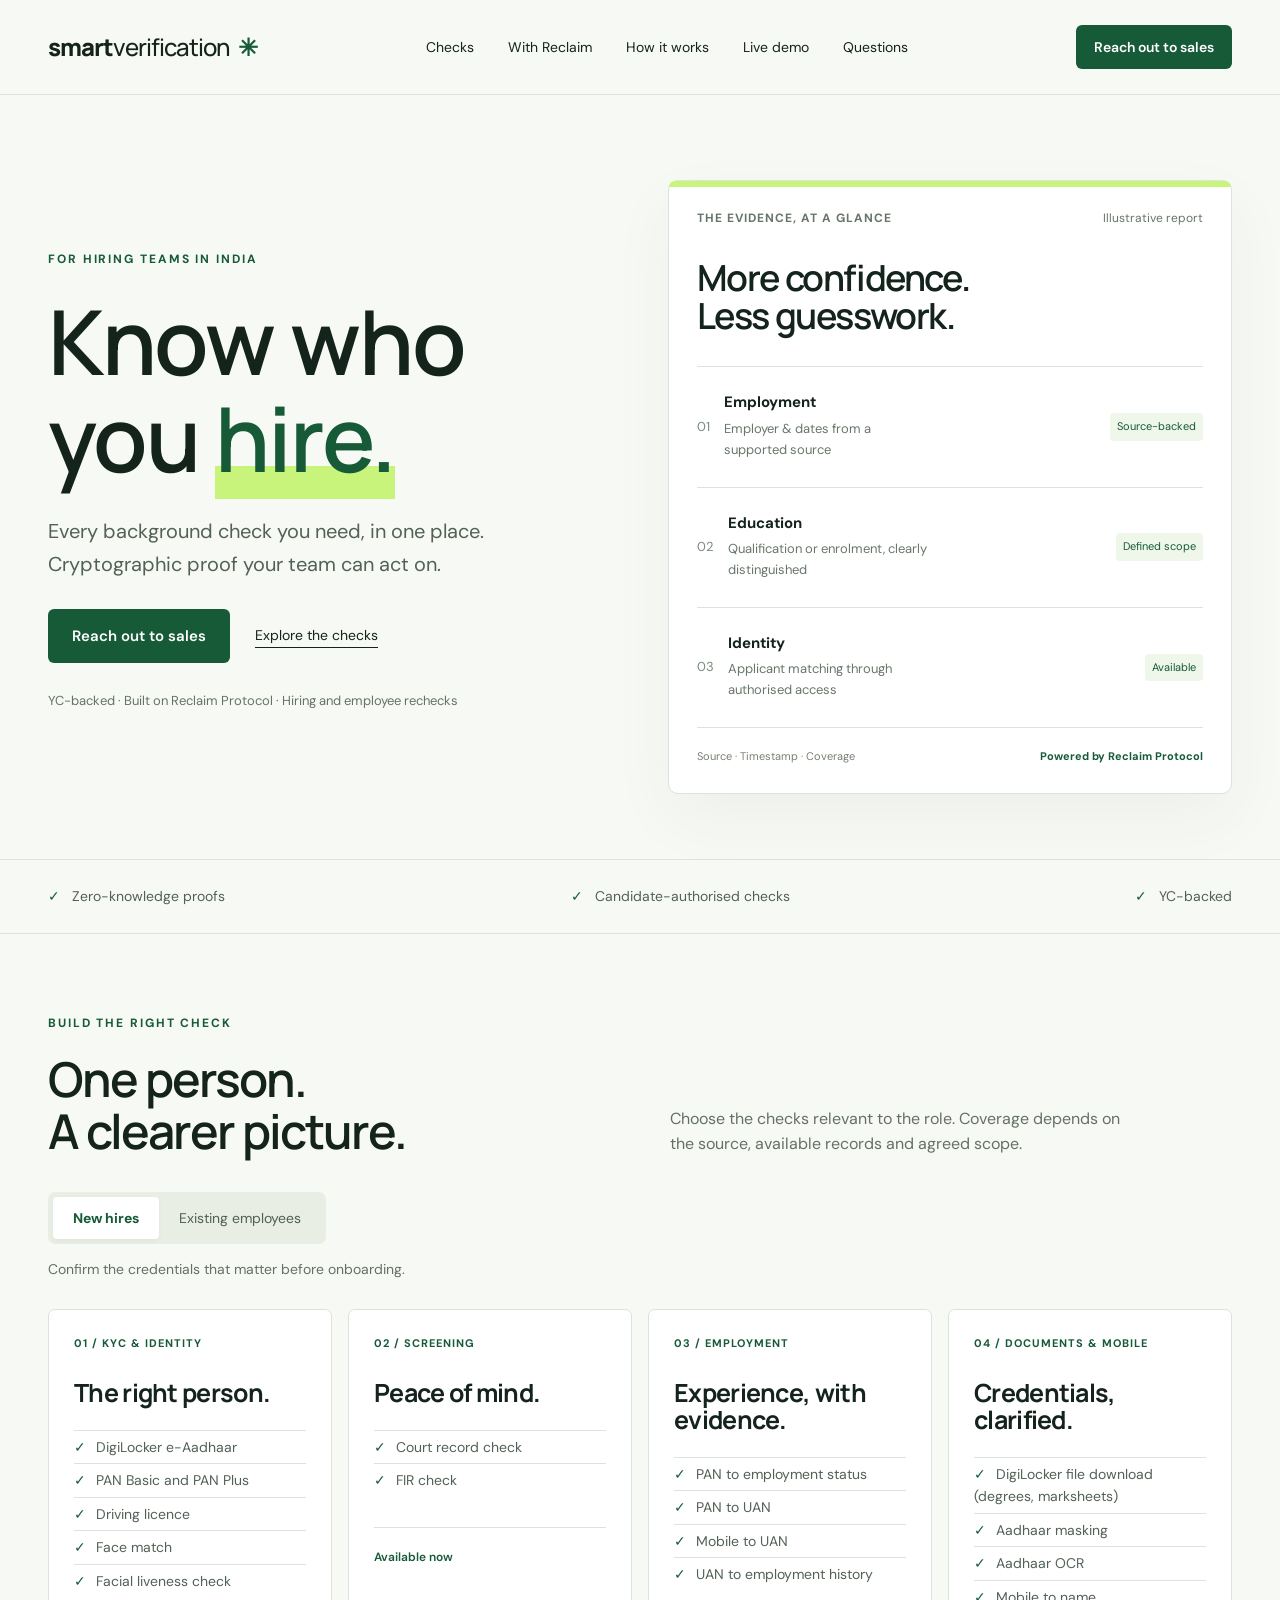
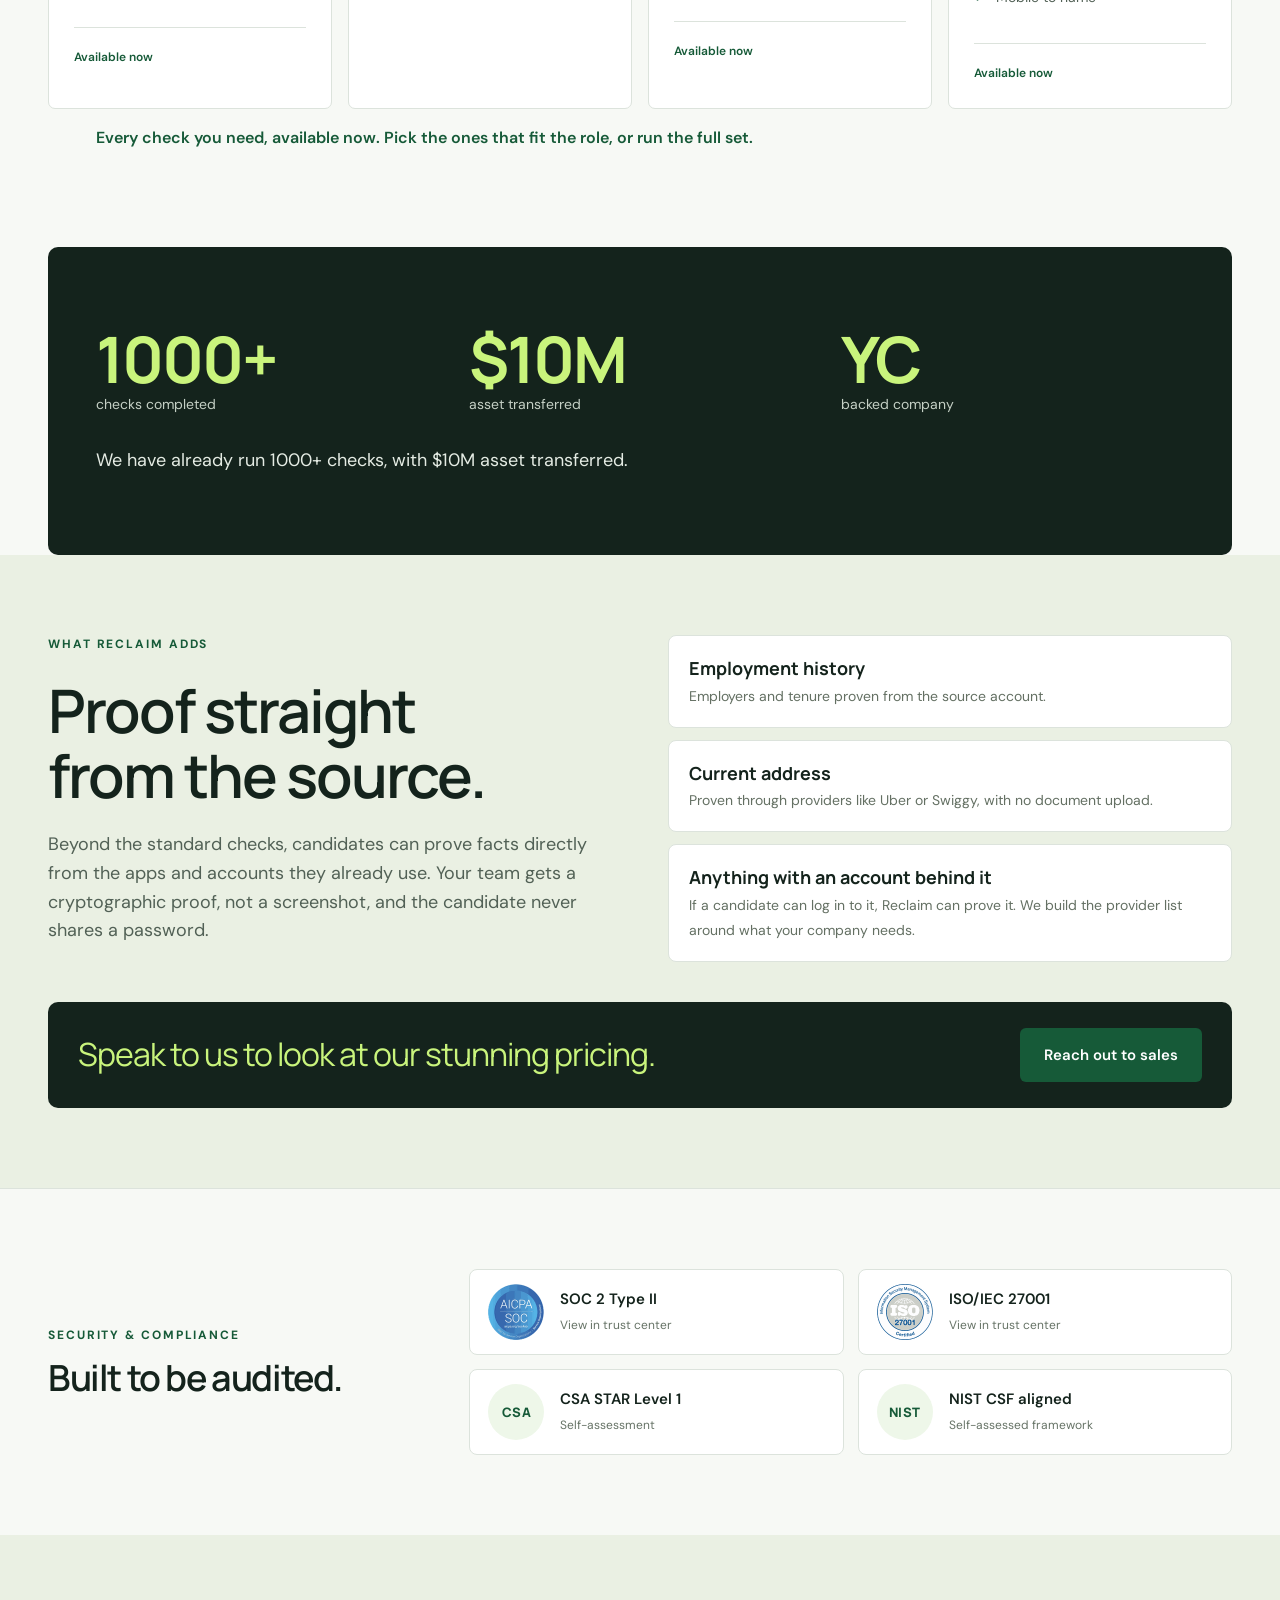
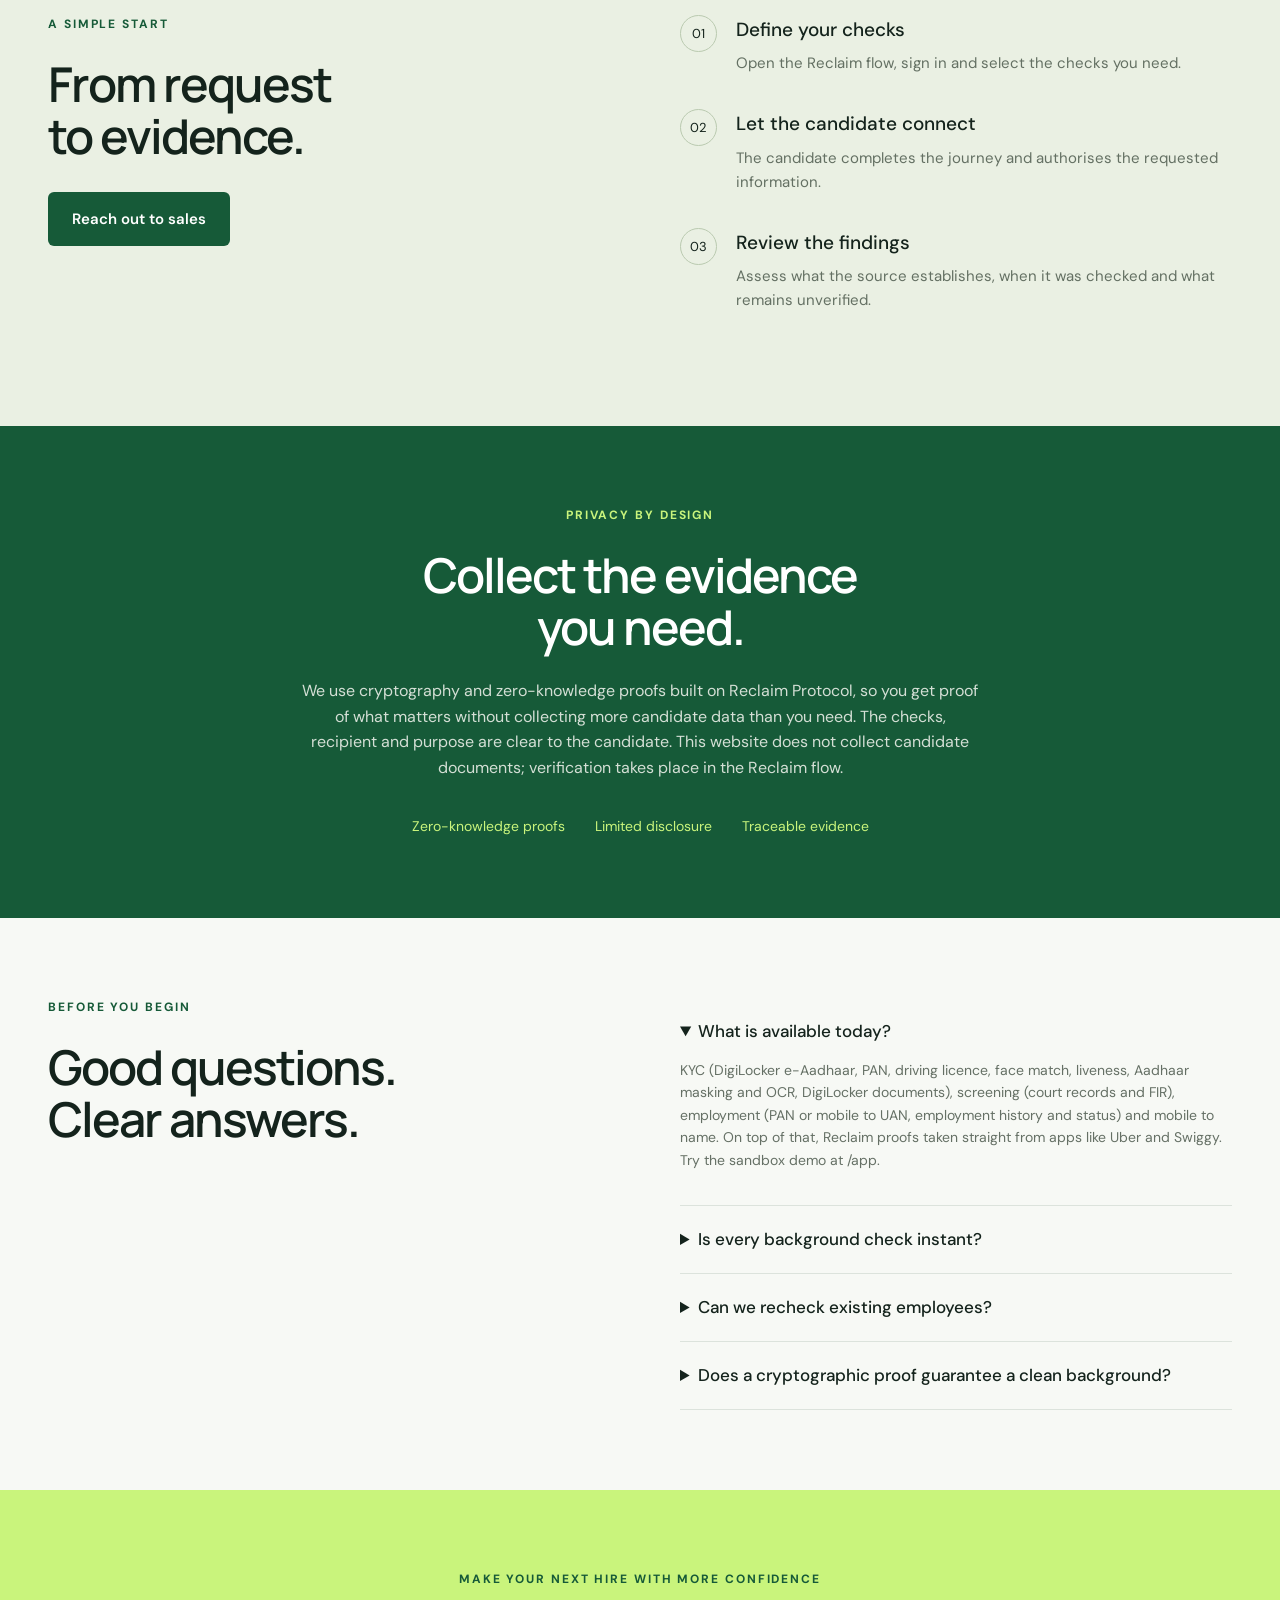
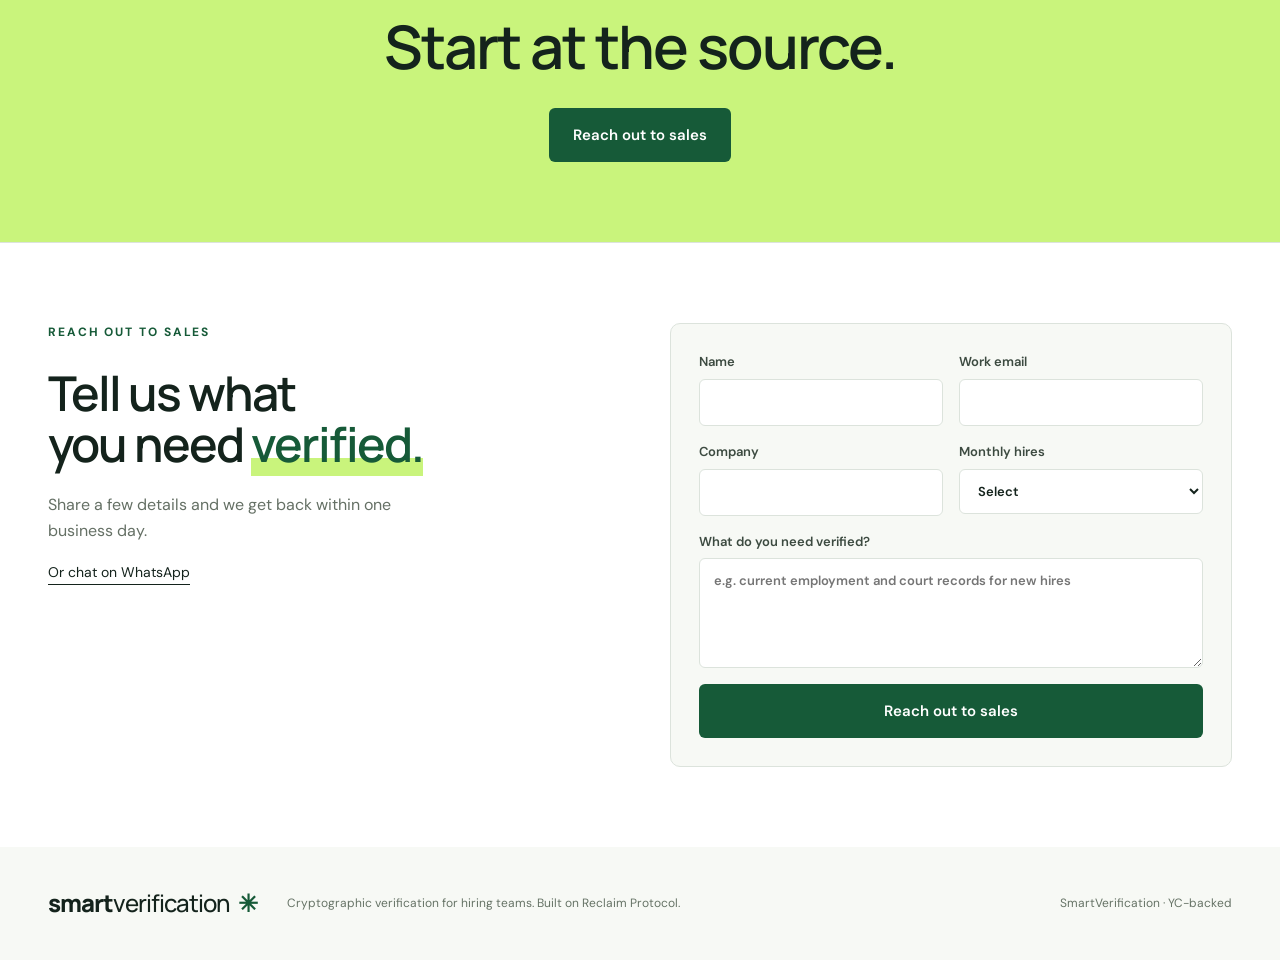
<file: index.html>
<!doctype html><html lang="en"><head><meta charset="utf-8"><meta name="viewport" content="width=device-width,initial-scale=1"><link rel="canonical" href="https://smartverification.in/"><meta name="description" content="SmartVerification: every India background check in one place: identity, education, criminal and employment. Cryptographic, zero-knowledge verification built on Reclaim Protocol. YC-backed."><title>SmartVerification — Know who you hire.</title><link rel="icon" href="/favicon.svg"><link rel="stylesheet" href="/style.css"></head><body>
<header><a class="logo" href="#">smart<span>verification</span><b>✳</b></a><nav aria-label="Main"><a href="#checks">Checks</a><a href="#reclaim">With Reclaim</a><a href="#process">How it works</a><a href="/app">Live demo</a><a href="#questions">Questions</a></nav><a class="button small" href="https://wa.me/919010419999?text=Hi%2C+I+want+to+verify+employment+for+my+team." target="_blank" rel="noopener">Reach out to sales</a></header>
<main><section class="hero"><div><p class="eyebrow">FOR HIRING TEAMS IN INDIA</p><h1>Know who<br>you <em>hire.</em></h1><p class="lead">Every background check you need, in one place.<br>Cryptographic proof your team can act on.</p><div class="actions"><a class="button" href="https://wa.me/919010419999?text=Hi%2C+I+want+to+verify+employment+for+my+team." target="_blank" rel="noopener">Reach out to sales</a><a class="text-link" href="#checks">Explore the checks</a></div><p class="caption">YC-backed · Built on Reclaim Protocol · Hiring and employee rechecks</p></div><div class="evidence"><div class="sheet-head"><span>THE EVIDENCE, AT A GLANCE</span><span>Illustrative report</span></div><h2>More confidence.<br>Less guesswork.</h2><div class="result"><span class="number">01</span><div><b>Employment</b><p>Employer & dates from a supported source</p></div><span class="tag">Source-backed</span></div><div class="result"><span class="number">02</span><div><b>Education</b><p>Qualification or enrolment, clearly distinguished</p></div><span class="tag">Defined scope</span></div><div class="result"><span class="number">03</span><div><b>Identity</b><p>Applicant matching through authorised access</p></div><span class="tag">Available</span></div><div class="sheet-foot"><span>Source · Timestamp · Coverage</span><b>Powered by Reclaim Protocol</b></div></div></section>
<div class="principles"><span>Zero-knowledge proofs</span><span>Candidate-authorised checks</span><span>YC-backed</span></div>
<section id="checks"><div class="section-heading"><p class="eyebrow">BUILD THE RIGHT CHECK</p><h2>One person.<br>A clearer picture.</h2><p>Choose the checks relevant to the role. Coverage depends on the source, available records and agreed scope.</p></div><div class="tabs" role="group" aria-label="Verification purpose"><button class="active" data-mode="hiring" aria-pressed="true">New hires</button><button data-mode="employee" aria-pressed="false">Existing employees</button></div><p id="mode-description">Confirm the credentials that matter before onboarding.</p><div class="grid"><article><span class="card-index">01 / KYC &amp; IDENTITY</span><h3>The right person.</h3><ul class="check-list"><li>DigiLocker e-Aadhaar</li><li>PAN Basic and PAN Plus</li><li>Driving licence</li><li>Face match</li><li>Facial liveness check</li></ul><span class="availability">Available now</span></article><article><span class="card-index">02 / SCREENING</span><h3>Peace of mind.</h3><ul class="check-list"><li>Court record check</li><li>FIR check</li></ul><span class="availability">Available now</span></article><article><span class="card-index">03 / EMPLOYMENT</span><h3>Experience, with evidence.</h3><ul class="check-list"><li>PAN to employment status</li><li>PAN to UAN</li><li>Mobile to UAN</li><li>UAN to employment history</li></ul><span class="availability">Available now</span></article><article><span class="card-index">04 / DOCUMENTS &amp; MOBILE</span><h3>Credentials, clarified.</h3><ul class="check-list"><li>DigiLocker file download (degrees, marksheets)</li><li>Aadhaar masking</li><li>Aadhaar OCR</li><li>Mobile to name</li></ul><span class="availability">Available now</span></article></div>
<p class="all-checks">Every check you need, available now. Pick the ones that fit the role, or run the full set.</p>
</section>
<section class="trust" id="trust"><div class="stat"><b>1000+</b><span>checks completed</span></div><div class="stat"><b>$10M</b><span>asset transferred</span></div><div class="stat"><b>YC</b><span>backed company</span></div><p>We have already run 1000+ checks, with $10M asset transferred.</p></section>
<section class="reclaim" id="reclaim"><div><p class="eyebrow">WHAT RECLAIM ADDS</p><h2>Proof straight<br>from the source.</h2><p class="rc-lead">Beyond the standard checks, candidates can prove facts directly from the apps and accounts they already use. Your team gets a cryptographic proof, not a screenshot, and the candidate never shares a password.</p></div><ul class="rc-list"><li><b>Employment history</b><span>Employers and tenure proven from the source account.</span></li><li><b>Current address</b><span>Proven through providers like Uber or Swiggy, with no document upload.</span></li><li><b>Anything with an account behind it</b><span>If a candidate can log in to it, Reclaim can prove it. We build the provider list around what your company needs.</span></li></ul><div class="rc-cta"><p>Speak to us to look at our stunning pricing.</p><a class="button" href="https://wa.me/919010419999?text=Hi%2C+I+want+to+verify+employment+for+my+team." target="_blank" rel="noopener">Reach out to sales</a></div></section>
<section class="compliance" id="compliance" aria-label="Security and compliance"><div class="comp-head"><p class="eyebrow">SECURITY &amp; COMPLIANCE</p><h2>Built to be audited.</h2></div><ul class="badges"><li><a href="https://trust.reclaimprotocol.org" target="_blank" rel="noopener"><img src="[data-uri]" alt="" width="56" height="56" loading="lazy"><span><b>SOC 2 Type II</b><small>View in trust center</small></span></a></li><li><a href="https://trust.reclaimprotocol.org" target="_blank" rel="noopener"><img src="[data-uri]" alt="" width="56" height="56" loading="lazy"><span><b>ISO/IEC 27001</b><small>View in trust center</small></span></a></li><li><a href="https://cloudsecurityalliance.org/star/registry/creatoros-inc/services/reclaim-protocol" target="_blank" rel="noopener"><i class="mark">CSA</i><span><b>CSA STAR Level 1</b><small>Self-assessment</small></span></a></li><li><a href="https://trust.reclaimprotocol.org" target="_blank" rel="noopener"><i class="mark">NIST</i><span><b>NIST CSF aligned</b><small>Self-assessed framework</small></span></a></li></ul></section> <section class="process" id="process"><div><p class="eyebrow">A SIMPLE START</p><h2>From request<br>to evidence.</h2><a class="button" href="https://wa.me/919010419999?text=Hi%2C+I+want+to+verify+employment+for+my+team." target="_blank" rel="noopener">Reach out to sales</a></div><ol><li><b>Define your checks</b><p>Open the Reclaim flow, sign in and select the checks you need.</p></li><li><b>Let the candidate connect</b><p>The candidate completes the journey and authorises the requested information.</p></li><li><b>Review the findings</b><p>Assess what the source establishes, when it was checked and what remains unverified.</p></li></ol></section>
<section class="privacy"><p class="eyebrow">PRIVACY BY DESIGN</p><h2>Collect the evidence<br>you need.</h2><p>We use cryptography and zero-knowledge proofs built on Reclaim Protocol, so you get proof of what matters without collecting more candidate data than you need. The checks, recipient and purpose are clear to the candidate. This website does not collect candidate documents; verification takes place in the Reclaim flow.</p><div><span>Zero-knowledge proofs</span><span>Limited disclosure</span><span>Traceable evidence</span></div></section>
<section id="questions" class="faq"><div><p class="eyebrow">BEFORE YOU BEGIN</p><h2>Good questions.<br>Clear answers.</h2></div><div><details open><summary>What is available today?</summary><p>KYC (DigiLocker e-Aadhaar, PAN, driving licence, face match, liveness, Aadhaar masking and OCR, DigiLocker documents), screening (court records and FIR), employment (PAN or mobile to UAN, employment history and status) and mobile to name. On top of that, Reclaim proofs taken straight from apps like Uber and Swiggy. Try the sandbox demo at /app.</p></details><details><summary>Is every background check instant?</summary><p>No. Supported source proofs can be automated; source availability, identity matching and manual checks affect completion. No turnaround guarantee is offered here.</p></details><details><summary>Can we recheck existing employees?</summary><p>Yes, the service can be scoped for employee rechecks. Define the purpose and frequency and obtain the appropriate authorisation for the checks requested.</p></details><details><summary>Does a cryptographic proof guarantee a clean background?</summary><p>No. It establishes information returned by the configured source. Findings must be interpreted within the check's coverage and limitations.</p></details></div></section>
<section class="last"><p class="eyebrow">MAKE YOUR NEXT HIRE WITH MORE CONFIDENCE</p><h2>Start at the source.</h2><a class="button" href="https://wa.me/919010419999?text=Hi%2C+I+want+to+verify+employment+for+my+team." target="_blank" rel="noopener">Reach out to sales</a></section><section class="contact" id="contact"><div class="contact-head"><p class="eyebrow">REACH OUT TO SALES</p><h2>Tell us what<br>you need <em>verified.</em></h2><p class="contact-sub">Share a few details and we get back within one business day.</p><a class="text-link wa-link" href="https://wa.me/919010419999?text=Hi%2C+I+want+to+verify+employment+for+my+team." target="_blank" rel="noopener">Or chat on WhatsApp</a></div><form class="lead-form" action="https://formsubmit.co/harsha@reclaimprotocol.org" method="POST"><input type="hidden" name="_subject" value="New SmartVerification lead"><input type="hidden" name="_template" value="table"><input type="hidden" name="_captcha" value="false"><input type="hidden" name="_next" value="https://smartverification.in/?thanks=1"><input type="text" name="_honey" style="display:none"><label>Name<input type="text" name="name" required autocomplete="name"></label><label>Work email<input type="email" name="email" required autocomplete="email"></label><label>Company<input type="text" name="company" required autocomplete="organization"></label><label>Monthly hires<select name="monthly_hires" required><option value="" disabled selected>Select</option><option>Under 10</option><option>10-50</option><option>50-200</option><option>200+</option></select></label><label class="full">What do you need verified?<textarea name="message" rows="4" placeholder="e.g. current employment and court records for new hires"></textarea></label><button class="button" type="submit">Reach out to sales</button></form></section></main><footer><a class="logo" href="#">smart<span>verification</span><b>✳</b></a><p>Cryptographic verification for hiring teams. Built on Reclaim Protocol.</p><p>SmartVerification · YC-backed</p></footer><script src="/app.js"></script></body></html>
</file>
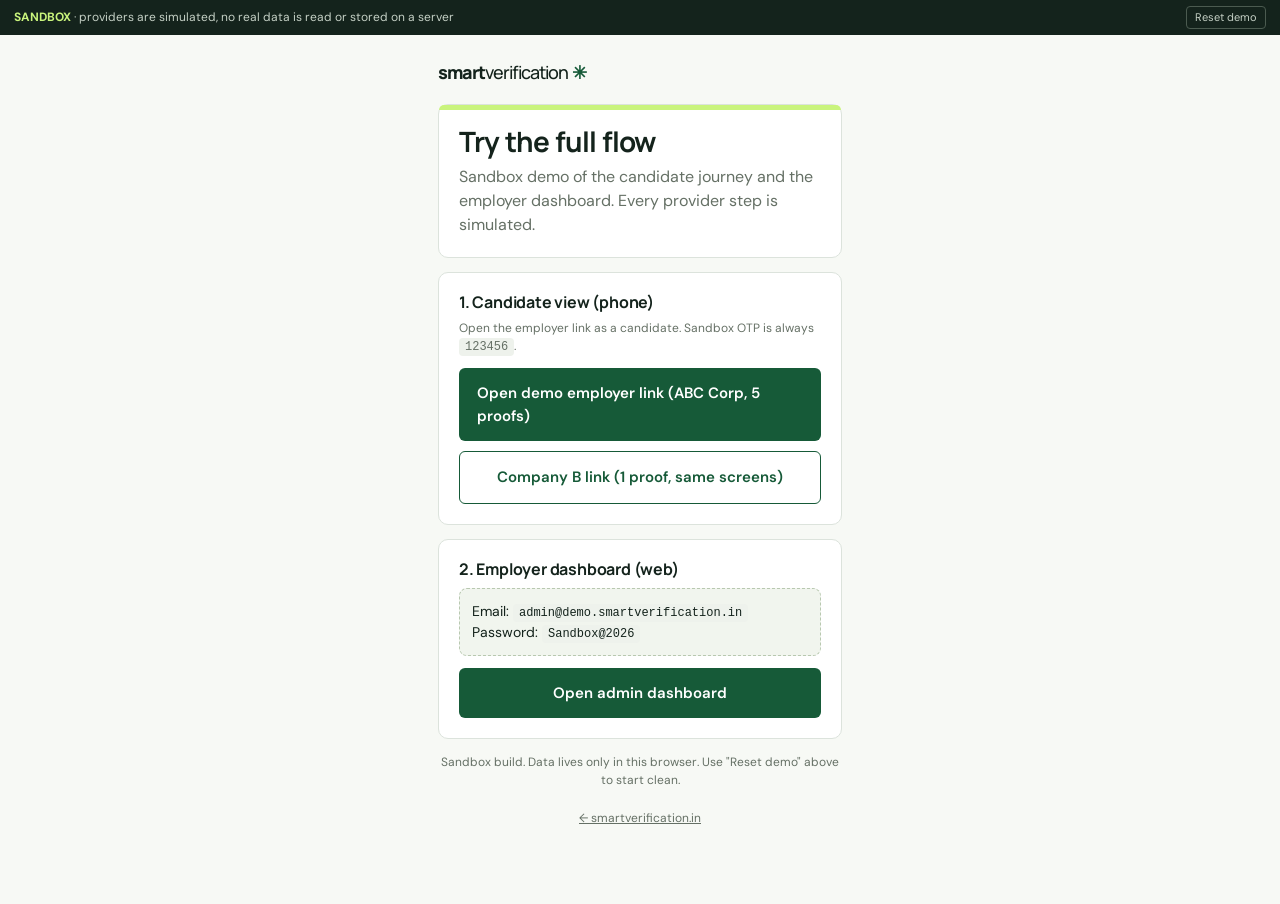
<file: app.html>
<!doctype html>
<html lang="en"><head><meta charset="utf-8"><meta name="viewport" content="width=device-width,initial-scale=1">
<title>SmartVerification - Sandbox app</title><link rel="icon" href="favicon.svg">
<meta name="robots" content="noindex">
<link rel="stylesheet" href="https://fonts.googleapis.com/css2?family=DM+Sans:wght@400;500;600;700&family=Manrope:wght@500;600;700;800&display=swap">
<style>
:root{--ink:#14231c;--green:#165a38;--lime:#c9f47c;--line:#dce3dc;--paper:#f7f9f5;--mute:#657065;--red:#b42318;--amber:#b7791f}
*{box-sizing:border-box}body{margin:0;background:var(--paper);color:var(--ink);font:16px/1.5 'DM Sans',sans-serif}
h1,h2,h3{font-family:Manrope,sans-serif;letter-spacing:-.8px;margin:0 0 8px;line-height:1.15}h1{font-size:28px}h2{font-size:22px}h3{font-size:16px;letter-spacing:-.2px}
a{color:var(--green)}button,input,select,textarea{font:inherit}
.sb{background:var(--ink);color:#c5d0c5;font-size:12px;padding:6px 14px;display:flex;gap:10px;justify-content:space-between;align-items:center}.sb b{color:var(--lime)}.sb button{background:none;border:1px solid #4b5b50;color:#c5d0c5;border-radius:4px;font-size:11px;padding:2px 8px;cursor:pointer}
.logo{font-family:Manrope,sans-serif;font-weight:800;font-size:18px;letter-spacing:-1px;color:var(--ink);text-decoration:none}.logo span{font-weight:500}.logo b{color:var(--green);margin-left:4px}
.wrap{max-width:440px;margin:0 auto;padding:18px 18px 60px}.top{display:flex;justify-content:space-between;align-items:center;padding:6px 0 18px}
.card{background:#fff;border:1px solid var(--line);border-radius:10px;padding:20px;margin-bottom:14px;position:relative}.card.lime:before{content:'';position:absolute;top:0;left:0;right:0;height:5px;background:var(--lime);border-radius:10px 10px 0 0}
.btn{display:flex;width:100%;justify-content:center;align-items:center;gap:8px;background:var(--green);color:#fff;border:0;border-radius:6px;padding:14px 18px;font-weight:600;cursor:pointer;text-decoration:none;font-size:15px}.btn:hover{background:#103e29}.btn:disabled{opacity:.5;cursor:default}
.btn.alt{background:#fff;color:var(--green);border:1px solid var(--green)}.btn.sm{width:auto;padding:8px 14px;font-size:13px;display:inline-flex}.btn.ghost{background:none;color:var(--green);border:1px solid var(--line)}
label{display:block;font-size:13px;font-weight:600;margin:14px 0 6px}input,select,textarea{width:100%;border:1px solid #c6d0c6;border-radius:6px;padding:12px;background:#fff;color:var(--ink)}input:focus,select:focus,textarea:focus{outline:2px solid var(--lime);border-color:var(--green)}
.hint{font-size:12px;color:var(--mute);margin-top:6px}.err{font-size:13px;color:var(--red);margin-top:8px}.ok{color:var(--green)}
.steps{display:flex;gap:5px;margin-bottom:18px}.steps i{flex:1;height:4px;border-radius:2px;background:var(--line)}.steps i.on{background:var(--green)}
.emp{display:flex;gap:12px;align-items:center;margin-bottom:14px}.av{width:48px;height:48px;border-radius:10px;background:var(--green);color:var(--lime);font-family:Manrope;font-weight:800;display:flex;align-items:center;justify-content:center;font-size:18px;flex:none}.av.r{border-radius:50%;background:#e9eee5;color:var(--green)}
.chips{display:flex;flex-wrap:wrap;gap:6px;margin:10px 0}.chip{font-size:12px;background:#eef7e9;color:var(--green);padding:4px 9px;border-radius:99px}
.prog{height:8px;border-radius:5px;background:var(--line);overflow:hidden;margin:10px 0 4px}.prog i{display:block;height:100%;background:var(--green);transition:width .4s}
.row{display:flex;align-items:center;gap:12px;padding:14px 0;border-top:1px solid var(--line);cursor:pointer}.row:first-of-type{border-top:0}.row .m{flex:1;min-width:0}.row b{display:block;font-size:15px}.row small{color:var(--mute);font-size:12px}
.pv{width:40px;height:40px;border-radius:9px;color:#fff;font-weight:800;font-family:Manrope;display:flex;align-items:center;justify-content:center;flex:none;font-size:15px}
.st{font-size:11px;font-weight:700;padding:4px 9px;border-radius:99px;white-space:nowrap}.st.ns{background:#f0f1ed;color:#6a7066}.st.dn{background:#e3f4d8;color:var(--green)}
.pill{display:inline-block;font-size:11px;font-weight:700;padding:3px 9px;border-radius:99px}.p-g{background:#e3f4d8;color:#165a38}.p-y{background:#fdf0cf;color:#8a5a00}.p-r{background:#fde4e1;color:#b42318}.p-n{background:#eef0ec;color:#7a8179}
.modal{position:fixed;inset:0;background:#0b1510b8;display:flex;align-items:flex-end;justify-content:center;z-index:9}.sheet{background:#fff;width:100%;max-width:440px;border-radius:16px 16px 0 0;padding:22px 20px 28px}
.ln{display:flex;gap:10px;font-size:14px;padding:7px 0;color:#9aa49a}.ln.on{color:var(--ink)}.ln.d{color:var(--green)}.ln u{text-decoration:none;width:18px}
code{font-family:ui-monospace,monospace;font-size:12px;background:#eef2ec;padding:2px 6px;border-radius:4px;word-break:break-all}
.big{font-size:56px;text-align:center}.center{text-align:center}.lnk{background:none;border:0;color:var(--green);text-decoration:underline;cursor:pointer;padding:0;font-size:13px}
.hub a.btn{margin-top:10px}.cred{background:#f1f5ee;border:1px dashed #b8c8b0;border-radius:8px;padding:12px;font-size:14px;margin-top:10px}
/* reviewer detail */
.review-head{display:flex;align-items:center;justify-content:space-between;gap:12px;flex-wrap:wrap}.review-note{font-size:12px;color:var(--mute);margin:8px 0 0}.attention{border-left:4px solid var(--amber)}.attention.flagged{border-left-color:var(--red)}.attention.clear{border-left-color:var(--green)}.attention ul{padding-left:20px;margin:10px 0;font-size:14px}.review-grid{display:grid;grid-template-columns:minmax(0,1.35fr) minmax(280px,1fr);gap:16px;align-items:start}.evidence{padding:16px 0;border-top:1px solid var(--line)}.evidence:first-of-type{margin-top:14px}.evidence dl{display:grid;grid-template-columns:110px minmax(0,1fr);gap:6px 12px;font-size:13px;margin:14px 0 0}.evidence dt{color:var(--mute)}.evidence dd{margin:0;overflow-wrap:anywhere}.evidence code{font-size:11px;display:block;background:#f3f6f0;padding:8px;line-height:1.6}.timeline{list-style:none;margin:18px 0 0;padding:0}.timeline li{border-left:1px solid var(--line);margin-left:5px;padding:0 0 20px 20px;position:relative}.timeline li:last-child{padding-bottom:0;border-left-color:transparent}.timeline li:before{content:'';width:9px;height:9px;background:var(--green);border:2px solid #fff;box-shadow:0 0 0 1px var(--line);border-radius:50%;position:absolute;left:-5px;top:5px}.timeline b{font-size:14px}.timeline time{display:block;font-size:12px;color:var(--mute);margin:3px 0 5px}.event-meta{font-size:11px;color:var(--mute);line-height:1.65}.review-grid>.card{min-width:0}.evidence-flag{background:#fff4f2;border-radius:6px;padding:10px;font-size:13px;color:var(--red);margin-top:10px}.report-hash{overflow-wrap:anywhere}@media(max-width:1050px){.review-grid{grid-template-columns:1fr}}@media(max-width:500px){.evidence dl{grid-template-columns:1fr;gap:3px}.evidence dd{margin-bottom:8px}}
/* admin */
.adm{display:flex;min-height:calc(100vh - 30px)}.side{width:210px;background:#fff;border-right:1px solid var(--line);padding:18px 14px;flex:none}.side a.n{display:block;padding:9px 12px;border-radius:6px;color:var(--ink);text-decoration:none;font-size:14px;margin-top:4px}.side a.n.on{background:#eef7e9;color:var(--green);font-weight:700}
.main{flex:1;padding:24px 28px;min-width:0}.bar{display:flex;gap:10px;flex-wrap:wrap;margin:14px 0}.bar input,.bar select{width:auto;flex:1;min-width:140px}
table{width:100%;border-collapse:collapse;background:#fff;border:1px solid var(--line);border-radius:8px;overflow:hidden;font-size:14px}th{text-align:left;font-size:11px;letter-spacing:.8px;text-transform:uppercase;color:var(--mute);padding:10px 12px;background:#f3f6f0}td{padding:11px 12px;border-top:1px solid var(--line);vertical-align:middle}tr.cl{cursor:pointer}tr.cl:hover{background:#fafcf8}
.kpi{display:grid;grid-template-columns:repeat(auto-fit,minmax(150px,1fr));gap:12px;margin:14px 0}.kpi .card{margin:0;padding:16px}.kpi b{font-family:Manrope;font-size:26px;display:block}.kpi span{font-size:12px;color:var(--mute)}
.two{display:grid;grid-template-columns:1fr 1fr;gap:14px}.res{display:flex;gap:12px;padding:12px 0;border-top:1px solid var(--line);align-items:flex-start}.res .m{flex:1}.res small{color:var(--mute);display:block}
.photo{width:84px;height:104px;border-radius:8px;background:linear-gradient(160deg,#e9eee5,#cfdcc7);display:flex;align-items:center;justify-content:center;font:800 34px Manrope;color:var(--green);flex:none}
.toast{position:fixed;left:50%;bottom:22px;transform:translateX(-50%);background:var(--ink);color:#fff;padding:10px 16px;border-radius:8px;font-size:14px;z-index:20;max-width:90vw}
@media(max-width:800px){.adm{flex-direction:column}.side{width:auto;display:flex;gap:6px;overflow-x:auto;padding:10px;border-right:0;border-bottom:1px solid var(--line)}.side .logo{display:none}.side a.n{white-space:nowrap;margin:0}.main{padding:16px 14px}.two{grid-template-columns:1fr}.hide-s{display:none}table{font-size:13px}td,th{padding:9px 8px}}
@media print{.sb,.side,.noprint,.toast{display:none!important}.main{padding:0}.adm{display:block}body{background:#fff}}
</style></head><body>
<div class="sb"><span><b>SANDBOX</b> &middot; providers are simulated, no real data is read or stored on a server</span><button data-act="reset">Reset demo</button></div>
<div id="app"></div><div id="modal"></div><div id="toast"></div>
<script>
const KEY='sv_demo_v2',COST=1;
const PROV={
 uber:{n:'Uber',c:'#111',p:'Current address',d:'Your recent trip pickup/drop-off area',u:'https://m.uber.com/'},
 swiggy:{n:'Swiggy',c:'#fc8019',p:'Current address',d:'Your latest delivery address',u:'https://www.swiggy.com/'},
 epfo:{n:'EPFO passbook',c:'#1d4ed8',p:'Employment history',d:'Employers and tenure from your PF passbook',u:'https://passbook.epfindia.gov.in/'},
 digilocker:{n:'DigiLocker',c:'#2563eb',p:'Education certificate',d:'Degree / marksheet issued to your DigiLocker',u:'https://www.digilocker.gov.in/'},
 linkedin:{n:'LinkedIn',c:'#0a66c2',p:'Current job title',d:'Your current role and company',u:'https://www.linkedin.com/'}};
const CHK={identity:'Identity',court:'Court records',education:'Education',employment:'Employment'};
const SRC={identity:'DigiLocker / Aadhaar eKYC',court:'eCourts + FIR index',education:'DigiLocker certificate proof',employment:'EPFO passbook proof'};
const now=()=>Date.now(),H=36e5,D=864e5;
const uid=()=>Math.random().toString(36).slice(2,8);
const esc=s=>String(s??'').replace(/[&<>"']/g,c=>({'&':'&amp;','<':'&lt;','>':'&gt;','"':'&quot;',"'":'&#39;'}[c]));
const fmt=t=>t?new Date(t).toLocaleString('en-IN',{day:'2-digit',month:'short',hour:'2-digit',minute:'2-digit'}):'-';
const inr=n=>Number(n)+(Math.abs(n)===1?' credit':' credits');
function hashHex(s){let h=[2166136261,2654435761,1597334677,3266489917];for(let i=0;i<s.length;i++)for(let k=0;k<4;k++){h[k]=Math.imul(h[k]^s.charCodeAt(i)+k,16777619+k*2);h[k]^=h[k]>>>13}return h.map(x=>(x>>>0).toString(16).padStart(8,'0')).join('')}
async function sha(s){try{const b=await crypto.subtle.digest('SHA-256',new TextEncoder().encode(s));return [...new Uint8Array(b)].map(x=>x.toString(16).padStart(2,'0')).join('')}catch(e){return hashHex(s)+hashHex(s+'x')}}
function mkC(o){return Object.assign({id:'c_'+uid(),token:uid()+uid(),emp:'abc-corp',name:'',phone:'',step:0,consentAt:null,ip:null,ident:null,proofs:{},sentAt:null,openedAt:null,otpAt:null,doneAt:null,reportAt:null,events:[],billed:false,court:null,created:now()},o)}
function pf(ids,t){const p={};ids.forEach(i=>p[i]={at:t,hash:hashHex(i+t+'seed')+hashHex(t+i)});return p}
function seed(){const t=now();const id=(n,ph,t0)=>({name:n,phone:ph,ident:{at:t0,dob:'1995-08-14',via:'DigiLocker'},consentAt:t0-6e4,ip:'103.21.58.'+(10+(ph%90)),step:5});
const all=['uber','swiggy','epfo','digilocker','linkedin'];
const cs=[
mkC({id:'c_demo1',token:'priya',phone:'9876500011',...id('',9876500011,t-3*D),name:'Priya Sharma',proofs:pf(all,t-3*D+9e5),sentAt:t-4*D,openedAt:t-4*D+36e5,doneAt:t-3*D+12e5,billed:true}),
mkC({id:'c_demo2',token:'rahul',name:'Rahul Verma',phone:'9876500022',ident:{at:t-2*D,dob:'1992-01-03',via:'Aadhaar OTP'},consentAt:t-2*D,ip:'49.37.12.8',step:4,proofs:pf(['uber','digilocker'],t-2*D+6e5),sentAt:t-3*D,openedAt:t-2*D-1e6,court:{flag:true,note:'1 FIR match, Hyderabad PS (sandbox record)'}}),
mkC({id:'c_demo3',token:'anita',name:'Anita Desai',phone:'9876500033',step:2,consentAt:null,sentAt:t-D,openedAt:t-5*H}),
mkC({id:'c_demo4',token:'karthik',name:'Karthik Reddy',phone:'9876500044',sentAt:t-3*H}),
mkC({id:'c_demo5',token:'mohan',name:'Mohan Das',phone:'9876500055',ident:{at:t-5*H,dob:'1990-11-21',via:'DigiLocker'},consentAt:t-5*H,ip:'152.58.4.9',step:4,proofs:pf(['swiggy'],t-4*H),sentAt:t-D,openedAt:t-6*H}),
mkC({id:'c_demo6',token:'sneha',emp:'company-b',name:'Sneha Iyer',phone:'9876500066',ident:{at:t-D,dob:'1997-05-30',via:'DigiLocker'},consentAt:t-D,ip:'117.99.2.41',step:5,proofs:pf(['swiggy'],t-D+3e5),sentAt:t-2*D,openedAt:t-2*D+2e5,doneAt:t-D+4e5,billed:true})];
cs.forEach(c=>{if(c.id==='c_demo1'){c.ident={at:t-3*D,dob:'1995-08-14',via:'DigiLocker'};c.consentAt=t-3*D-6e4;c.ip='103.21.58.41';c.step=5}});
return{v:1,employers:[
{slug:'abc-corp',name:'ABC Corp',checks:['identity','court','education','employment'],proofs:['uber','swiggy','epfo','digilocker','linkedin']},
{slug:'company-b',name:'Company B',checks:['identity','court'],proofs:['swiggy']}],
candidates:cs,wallet:20,tx:[{t:t-6*D,d:'Credits added (sandbox)',a:22},{t:t-3*D,d:'Verification - Priya Sharma',a:-COST},{t:t-D,d:'Verification - Sneha Iyer',a:-COST}],
inv:[{no:'SV-2610-001',t:t-6*D,a:22,d:'Credits added'}],sess:{cand:null,admin:false}}}
let S;function load(){try{S=JSON.parse(localStorage.getItem(KEY))}catch(e){}if(!S||S.v!==1){S=seed();save()}}
function save(){try{localStorage.setItem(KEY,JSON.stringify(S))}catch(e){}}
const emp=s=>S.employers.find(e=>e.slug===s);
const cand=id=>S.candidates.find(c=>c.id===id);
const reqProofs=c=>emp(c.emp)?.proofs||[];
const proofsDone=c=>reqProofs(c).filter(p=>c.proofs[p]).length;
const isDone=c=>!!c.ident&&proofsDone(c)===reqProofs(c).length;
function pills(c){const e=emp(c.emp),has=k=>e.checks.includes(k),idv=!!c.ident,px=k=>reqProofs(c).includes(k);const o={};
o.identity=!has('identity')?'n':idv?'g':(c.openedAt||c.step>0)?'y':'x';
o.court=!has('court')?'n':!idv?'x':c.court?.flag?'r':'g';
o.education=!has('education')?'n':c.proofs.digilocker?'g':idv?'y':'x';
o.employment=!has('employment')?'n':c.proofs.epfo?'g':idv?'y':'x';return o}
const PC={g:['p-g','Clear'],y:['p-y','In progress'],r:['p-r','Flagged'],x:['p-n','Pending'],n:['p-n','n/a']};
const pill=k=>`<span class="pill ${PC[k][0]}">${PC[k][1]}</span>`;
function rank(c){const p=Object.values(pills(c));if(p.includes('r'))return 0;if(!isDone(c)&&(c.sentAt&&!c.openedAt||now()-(c.openedAt||0)>4*H&&!isDone(c)&&c.step<4))return 1;return isDone(c)?3:2}
function ovStatus(c){const p=Object.values(pills(c));if(p.includes('r'))return['Needs attention','p-r'];if(isDone(c))return['Complete','p-g'];if(!c.sentAt&&!c.openedAt)return['Not sent','p-n'];if(!c.openedAt)return['Link sent','p-y'];return['In progress','p-y']}
const eventMeta=c=>({device:'Android · Chrome (simulated)',ip:c.ip||'203.0.113.42',location:'Hyderabad, India (simulated)'});
function logEvent(c,type,label,at=now(),reconstructed=false,service=false){c.events=c.events||[];c.events.push({type,label,at,reconstructed,meta:service?{device:'Sandbox service',ip:'192.0.2.10',location:'India · demo region'}:eventMeta(c)});}
function ensureEvents(c){c.events=c.events||[];const add=(type,label,at,service=false)=>{if(!c.events.some(x=>x.type===type))logEvent(c,type,label,at,true,service)};
 if(c.sentAt)add('sent','Verification link sent',c.sentAt,true);
 if(c.openedAt)add('opened','Candidate opened link',c.openedAt);
 if(c.otpAt||c.consentAt||c.step>=2)add('otp','Phone OTP verified',c.otpAt||c.consentAt||c.openedAt||c.created);
 if(c.consentAt)add('consent','DPDP consent given',c.consentAt);
 if(c.ident)add('identity','Identity verified · '+c.ident.via,c.ident.at);
 Object.entries(c.proofs).forEach(([k,x])=>add('proof:'+k,PROV[k].n+' proof submitted',x.at));
 if(c.doneAt)add('submitted','Candidate submitted verification',c.doneAt);
}
function reviewIssues(c){const p=pills(c),items=[];
 if(c.court?.flag&&emp(c.emp).checks.includes('court'))items.push({flag:true,text:'Court match requires manual review. A match is not a confirmed adverse finding.'});
 if(!c.consentAt)items.push({text:'Consent has not been given. Do not start verification.'});
 if(!c.ident)items.push({text:'Identity verification is pending.'});
 const pending=reqProofs(c).filter(k=>!c.proofs[k]);if(pending.length)items.push({text:'Pending proofs: '+pending.map(k=>PROV[k].n).join(', ')+'.'});
 if(!c.doneAt)items.push({text:'Candidate has not submitted the final verification.'});
 return items;
}
const link=(c)=>location.origin+location.pathname+'#/v/'+c.emp+'/'+c.token;
const empLink=e=>location.origin+location.pathname+'#/v/'+e.slug;
function toast(m){const t=document.getElementById('toast');t.innerHTML=`<div class="toast">${esc(m)}</div>`;clearTimeout(toast.t);toast.t=setTimeout(()=>t.innerHTML='',2600)}
const app=document.getElementById('app');let V={};
function go(h){location.hash=h}
function route(){const h=location.hash.replace(/^#\/?/,'').split('/');V.err='';
 if(h[0]==='v')return candRoute(h[1],h[2]);
 if(h[0]==='admin')return adminRoute(h.slice(1));
 home()}
function home(){app.innerHTML=`<div class="wrap hub"><div class="top"><a class="logo" href="#/">smart<span>verification</span><b>&#10035;</b></a></div>
<div class="card lime"><h1>Try the full flow</h1><p style="color:var(--mute);margin:6px 0 0">Sandbox demo of the candidate journey and the employer dashboard. Every provider step is simulated.</p></div>
<div class="card"><h3>1. Candidate view (phone)</h3><p class="hint">Open the employer link as a candidate. Sandbox OTP is always <code>123456</code>.</p>
<a class="btn" href="#/v/abc-corp">Open demo employer link (ABC Corp, 5 proofs)</a><a class="btn alt" href="#/v/company-b">Company B link (1 proof, same screens)</a></div>
<div class="card"><h3>2. Employer dashboard (web)</h3><div class="cred">Email: <code>admin@demo.smartverification.in</code><br>Password: <code>Sandbox@2026</code></div><a class="btn" style="margin-top:12px" href="#/admin">Open admin dashboard</a></div>
<p class="hint center">Sandbox build. Data lives only in this browser. Use "Reset demo" above to start clean.</p><p class="center"><a href="./" class="hint">&larr; smartverification.in</a></p></div>`}
/* ---------- candidate ---------- */
function curC(){return S.sess.cand&&cand(S.sess.cand)}
function candRoute(slug,token){const e=emp(slug);if(!e){app.innerHTML=`<div class="wrap"><div class="card"><h2>Link not valid</h2><p>This verification link is not active. Ask your employer for a new one.</p></div></div>`;return}
 V.slug=slug;let c=token&&S.candidates.find(x=>x.token===token&&x.emp===slug);
 if(c){if(S.sess.cand!==c.id){S.sess.cand=c.id;if(!c.openedAt){c.openedAt=now();logEvent(c,'opened','Candidate opened link',c.openedAt)}if(c.step===0)c.step=0;save()}}
 else{const cc=curC();if(!cc||cc.emp!==slug){S.sess.cand=null}}
 candView()}
function stepBar(n){return`<div class="steps">${[1,2,3,4,5].map(i=>`<i class="${i<=n?'on':''}"></i>`).join('')}</div>`}
function candShell(inner,n){const e=emp(V.slug);return`<div class="wrap"><div class="top"><a class="logo" href="#/">smart<span>verification</span><b>&#10035;</b></a>${n?`<span class="hint">Step ${n} of 5</span>`:''}</div>${n?stepBar(n):''}${inner}<p class="hint center">Secured with zero-knowledge proofs built on Reclaim Protocol</p></div>`}
function candView(){const e=emp(V.slug),c=curC();const eh=`<div class="emp"><div class="av">${esc(e.name.split(' ').map(w=>w[0]).join('').slice(0,2))}</div><div><b>${esc(e.name)}</b><div class="hint" style="margin:0">Background verification</div></div></div>`;
 const step=c?c.step:0;
 if(step===0){app.innerHTML=candShell(`<div class="card lime">${eh}<h1>${esc(e.name)} has asked to verify your background</h1><div class="chips">${e.checks.map(k=>`<span class="chip">${CHK[k]}</span>`).join('')}</div><p style="color:var(--mute);font-size:14px">Takes about 3 minutes. No app to install and nothing to type on this screen.</p><button class="btn" data-act="start">Start</button></div>`,0);return}
 if(step===1){const ph=c.phone||'';app.innerHTML=candShell(`<div class="card"><h2>Verify your phone</h2><p class="hint">This number becomes your ID. No passwords, ever.</p><label>Mobile number</label><div style="display:flex;gap:8px"><input style="width:64px" value="+91" disabled><input id="ph" inputmode="numeric" maxlength="10" placeholder="10-digit number" value="${esc(ph)}"></div>${V.otpSent?`<label>6-digit OTP</label><input id="otp" inputmode="numeric" maxlength="6" placeholder="------" autofocus><p class="hint">Sandbox OTP: <code>123456</code></p><button class="btn" style="margin-top:14px" data-act="verifyOtp">Verify</button>`:`<button class="btn" style="margin-top:14px" data-act="sendOtp">Send OTP</button>`}<div class="err">${esc(V.err)}</div></div>`,1);return}
 if(step===2){app.innerHTML=candShell(`<div class="card"><h2>Your consent</h2><p>${esc(e.name)} wants to verify: <b>${e.checks.map(k=>CHK[k].toLowerCase()).join(', ')}</b>. Your data is used only for this check.</p><p class="hint">Under India's DPDP Act you can withdraw consent any time by writing to support. We log the time and IP of your consent.</p><button class="btn" data-act="agree">I Agree</button><button class="btn ghost" style="margin-top:10px" data-act="decline">No thanks</button>${V.declined?`<div class="err">No problem. Nothing was collected. You can close this page.</div>`:''}</div>`,2);return}
 if(step===3){app.innerHTML=candShell(`<div class="card"><h2>Verify your identity</h2><p class="hint">DigiLocker gives us your name, date of birth and photo in one shot.</p><button class="btn" data-act="dl">Continue with DigiLocker</button><p class="center hint" style="margin:14px 0">or use Aadhaar</p><label>Aadhaar number</label><input id="aad" inputmode="numeric" maxlength="12" placeholder="12-digit Aadhaar number">${V.aadOtp?`<label>OTP sent to Aadhaar-linked mobile</label><input id="aotp" inputmode="numeric" maxlength="6"><p class="hint">Sandbox OTP: <code>123456</code></p><button class="btn" style="margin-top:12px" data-act="aadVerify">Verify</button>`:`<button class="btn alt" style="margin-top:12px" data-act="aadSend">Send OTP</button>`}<div class="err">${esc(V.err)}</div></div>`,3);return}
 if(step===4){const r=reqProofs(c),d=proofsDone(c);
 app.innerHTML=candShell(`<div class="card lime"><h2>Your proofs</h2><p class="hint" style="margin-top:0">Tap a row to prove it from the app you already use. Your login never reaches us.</p><b>${d} of ${r.length} proofs complete</b><div class="prog"><i style="width:${r.length?d/r.length*100:100}%"></i></div></div><div class="card" style="padding:6px 20px">${r.map(k=>{const p=PROV[k],done=c.proofs[k];return`<div class="row" data-act="proof" data-k="${k}"><div class="pv" style="background:${p.c}">${p.n[0]}</div><div class="m"><b>${p.n}</b><small>${p.p} &middot; ${p.d}</small></div><span class="st ${done?'dn':'ns'}">${done?'Done':'Not started'}</span></div>`}).join('')}</div>${d===r.length?`<button class="btn" data-act="finish">Submit</button>`:`<p class="hint center">Finish all proofs to submit.</p>`}`,4);return}
 app.innerHTML=candShell(`<div class="card lime center"><div class="big">&#10003;</div><h1>You're done.</h1><p>${esc(e.name)} will get your report shortly.</p><p class="hint">Court, education and employment checks now run on our side. Nothing more for you to do.</p><button class="btn alt" data-act="again" style="margin-top:12px">Start over as a new candidate</button></div>`,5)}
function checkDone(c){if(isDone(c)&&!c.doneAt){c.doneAt=now();c.step=5}}
function finishBill(c){if(isDone(c)&&!c.billed){c.billed=true;c.doneAt=c.doneAt||now();S.wallet-=COST;S.tx.unshift({t:now(),d:'Verification - '+(c.name||c.phone),a:-COST})}}
/* provider modal */
async function runProof(k){const c=curC(),p=PROV[k];const m=document.getElementById('modal');
 const draw=(n,hash)=>{const L=['Opening '+p.n+(n>=1?' ('+p.u.replace('https://','').split('/')[0]+')':'...'),'Signing in on '+p.n+' (sandbox)','Reclaim generates a zero-knowledge proof of: '+p.p.toLowerCase(),'Proof verified'];
 m.innerHTML=`<div class="modal"><div class="sheet"><div class="emp"><div class="pv" style="background:${p.c}">${p.n[0]}</div><div><b>${p.n}</b><div class="hint" style="margin:0">Proves: ${p.p}</div></div></div>${n<0?`<p class="hint">You'll be taken to ${p.n} (app or web) to sign in. ${p.n} only shares a proof of the fact needed. Sandbox: this simulates a successful Reclaim return.</p><button class="btn" data-act="go" data-k="${k}">Continue to ${p.n}</button><button class="btn ghost" style="margin-top:10px" data-act="close">Cancel</button>`:L.map((t,i)=>`<div class="ln ${i<n?'d':i===n?'on':''}"><u>${i<n?'\u2713':i===n?'\u2022':'\u00b7'}</u>${esc(t)}</div>`).join('')+(hash?`<p class="hint">Proof hash <code>${hash.slice(0,24)}...</code></p><button class="btn" data-act="back">Back to proofs</button>`:'')}</div></div>`};
 V.draw=draw;draw(-1)}
async function proofGo(k){const c=curC();V.draw(0);await wait(700);V.draw(1);await wait(800);V.draw(2);await wait(900);const t=now(),h=await sha(c.id+k+t);c.proofs[k]={at:t,hash:h};logEvent(c,'proof:'+k,PROV[k].n+' proof submitted',t);save();V.draw(4,h)}
const wait=ms=>new Promise(r=>setTimeout(r,ms));
/* ---------- admin ---------- */
function adminRoute(p){if(!S.sess.admin){if(p[0]!=='login'){go('/admin/login');return}return login()}
 if(p[0]==='login'){go('/admin');return}
 const nav=(k,l)=>`<a class="n ${V.nav===k?'on':''}" href="#/admin${k==='list'?'':'/'+k}">${l}</a>`;
 let body='';V.nav=p[0]||'list';
 if(p[0]==='add')body=addView();else if(p[0]==='employers')body=empView();else if(p[0]==='billing')body=billView();else if(p[0]==='c'&&cand(p[1])){V.nav='list';body=reportView(cand(p[1]))}else{V.nav='list';body=listView()}
 app.innerHTML=`<div class="adm"><div class="side"><a class="logo" href="#/" style="display:block;margin:0 0 14px 6px">smart<span>verification</span><b>&#10035;</b></a>${nav('list','Candidates')}${nav('add','Add candidates')}${nav('employers','Employer config')}${nav('billing','Billing')}<a class="n" href="#/" data-act="logout">Sign out</a></div><div class="main">${body}</div></div>`}
function login(){app.innerHTML=`<div class="wrap"><div class="top"><a class="logo" href="#/">smart<span>verification</span><b>&#10035;</b></a></div><div class="card lime"><h2>Employer sign in</h2><div class="cred">Sandbox login<br><code>admin@demo.smartverification.in</code><br><code>Sandbox@2026</code></div><label>Email</label><input id="em" value="admin@demo.smartverification.in" autocomplete="off"><label>Password</label><input id="pw" type="password" value="Sandbox@2026" autocomplete="off"><button class="btn" style="margin-top:14px" data-act="login">Sign in</button><div class="err">${esc(V.err)}</div></div></div>`}
function listView(){const q=(V.q||'').toLowerCase(),f=V.f||'all';let L=S.candidates.filter(c=>(!q||(c.name+c.phone).toLowerCase().includes(q))&&(f==='all'||ovStatus(c)[0]===f)).sort((a,b)=>rank(a)-rank(b)||b.created-a.created);
 const all=S.candidates,done=all.filter(isDone).length,att=all.filter(c=>rank(c)<2).length;
 return`<h1>Candidates</h1><div class="kpi"><div class="card"><b>${all.length}</b><span>Total</span></div><div class="card"><b>${done}</b><span>Complete</span></div><div class="card"><b>${att}</b><span>Need attention</span></div><div class="card"><b>${inr(S.wallet)}</b><span>Credits</span></div></div>
<div class="bar"><input id="q" placeholder="Search name or phone" value="${esc(V.q||'')}"><select id="f">${['all','Needs attention','In progress','Link sent','Not sent','Complete'].map(x=>`<option ${x===f?'selected':''} value="${x}">${x==='all'?'All statuses':x}</option>`).join('')}</select><a class="btn sm" href="#/admin/add">+ Add</a></div>
<table><tr><th>Candidate</th><th class="hide-s">Phone</th><th>Identity</th><th>Court</th><th>Edu</th><th>Emp</th><th class="hide-s">Funnel</th></tr>${L.map(c=>{const p=pills(c),s=ovStatus(c);return`<tr class="cl" data-act="open" data-id="${c.id}"><td><b>${esc(c.name||'Unnamed')}</b><br><span class="pill ${s[1]}">${s[0]}</span> <small class="hide-s" style="color:var(--mute)">${esc(emp(c.emp).name)}</small></td><td class="hide-s">+91 ${esc(c.phone)}</td><td>${pill(p.identity)}</td><td>${pill(p.court)}</td><td>${pill(p.education)}</td><td>${pill(p.employment)}</td><td class="hide-s" style="font-size:12px;color:var(--mute)">Sent ${fmt(c.sentAt)}<br>Opened ${fmt(c.openedAt)}<br>Done ${fmt(c.doneAt)}</td></tr>`}).join('')||'<tr><td colspan="7">No candidates match.</td></tr>'}</table>`}
function addView(){const o=V.lastLinks||[];return`<h1>Add candidates</h1><div class="two"><div class="card"><h3>Single add</h3><label>Employer</label><select id="ae">${S.employers.map(e=>`<option value="${e.slug}">${esc(e.name)}</option>`).join('')}</select><label>Name</label><input id="an"><label>Mobile</label><input id="ap" inputmode="numeric" maxlength="10"><button class="btn" style="margin-top:14px" data-act="addOne">Send verification link</button></div>
<div class="card"><h3>CSV bulk upload</h3><p class="hint">Columns: name, phone. Paste rows or choose a file.</p><textarea id="csv" rows="6" placeholder="name,phone&#10;Asha Rao,9812345670&#10;Vikram Singh,9812345671"></textarea><input type="file" id="csvf" accept=".csv,text/csv" style="margin-top:8px"><button class="btn" style="margin-top:12px" data-act="addCsv">Send verification links</button></div></div><div class="err">${esc(V.err)}</div>
${o.length?`<div class="card lime"><h3>Links sent (SMS + WhatsApp, simulated)</h3>${o.map(c=>`<div class="res"><div class="m"><b>${esc(c.name)}</b><small>+91 ${esc(c.phone)} &middot; <a href="${esc(link(c))}" target="_blank">open candidate link</a></small></div><span class="pill p-y">Link sent</span></div>`).join('')}</div>`:''}`}
function empView(){return`<h1>Employer config</h1><p class="hint">The employer's link decides which checks and proof rows candidates see. No per-company screens.</p>${S.employers.map(e=>`<div class="card"><h3>${esc(e.name)}</h3><div class="hint">Checks</div><div class="chips">${Object.keys(CHK).map(k=>`<label style="display:inline-flex;gap:6px;margin:0;font-weight:500"><input type="checkbox" style="width:auto" data-act="cfg" data-e="${e.slug}" data-t="checks" data-k="${k}" ${e.checks.includes(k)?'checked':''}>${CHK[k]}</label>`).join('')}</div><div class="hint">Required proofs (one row each for the candidate)</div><div class="chips">${Object.keys(PROV).map(k=>`<label style="display:inline-flex;gap:6px;margin:0;font-weight:500"><input type="checkbox" style="width:auto" data-act="cfg" data-e="${e.slug}" data-t="proofs" data-k="${k}" ${e.proofs.includes(k)?'checked':''}>${PROV[k].n}</label>`).join('')}</div><div class="hint" style="margin-top:10px">Employer link</div><code>${esc(empLink(e))}</code> <a class="btn sm ghost" href="${esc(empLink(e))}" target="_blank">Open</a></div>`).join('')}`}
function billView(){const used=S.tx.filter(x=>x.a<0&&now()-x.t<30*D).length;return`<h1>Credits &amp; usage</h1><div class="kpi"><div class="card"><b>${inr(S.wallet)}</b><span>Credit balance</span></div><div class="card"><b>1</b><span>Credit per verification</span></div><div class="card"><b>${used}</b><span>Used this month</span></div></div>
<div class="card"><h3>Add credits (sandbox, no real payment)</h3><p class="hint">Speak to us to look at our stunning pricing: <a href="mailto:harsha@reclaimprotocol.org">harsha@reclaimprotocol.org</a></p><div style="display:flex;gap:8px;flex-wrap:wrap;margin-top:8px">${[10,25,50].map(a=>`<button class="btn sm" data-act="recharge" data-a="${a}">+ ${inr(a)}</button>`).join('')}</div></div>
<div class="two"><div class="card"><h3>Usage</h3>${S.tx.slice(0,8).map(x=>`<div class="res"><div class="m">${esc(x.d)}<small>${fmt(x.t)}</small></div><b class="${x.a>0?'ok':''}">${x.a>0?'+':''}${inr(x.a)}</b></div>`).join('')}</div><div class="card"><h3>Invoices</h3>${S.inv.map((v,i)=>`<div class="res"><div class="m">${v.no}<small>${fmt(v.t)} &middot; ${esc(v.d)}</small></div><b>${v.a} cr</b><button class="btn sm ghost" data-act="inv" data-i="${i}">Download</button></div>`).join('')}</div></div>`}
function reportView(c){const e=emp(c.emp),p=pills(c),s=ovStatus(c),issues=reviewIssues(c);ensureEvents(c);
 if(!c.reportAt){c.reportAt=now();logEvent(c,'report','Sandbox report generated',c.reportAt,false,true);save()}
 const detail={identity:c.ident?'Name and date of birth returned by '+c.ident.via:'No identity evidence yet',court:c.ident?(c.court?.flag?'Possible name match in demo court records':'No matches in demo court records'):'Check has not run',education:c.proofs.digilocker?'Degree certificate ownership (simulated)':'No education proof yet',employment:c.proofs.epfo?'Employer and tenure from PF passbook (simulated)':'No employment proof yet'};
 const at={identity:c.ident?.at,court:c.ident?.at,education:c.proofs.digilocker?.at,employment:c.proofs.epfo?.at};
 const hashes={education:c.proofs.digilocker?.hash,employment:c.proofs.epfo?.hash};
 const root=hashHex(c.id+JSON.stringify(c.proofs)+(c.ident?.at||0))+hashHex(c.token);
 const evidence=(title,status,fact,source,t,hash,flag)=>`<section class="evidence"><div class="review-head"><h3>${esc(title)}</h3>${status}</div>${flag?`<div class="evidence-flag">${esc(flag)}<br>Compare the underlying record and candidate identity before deciding. Supporting document is not available in this sandbox.</div>`:''}<dl><dt>What was verified</dt><dd>${esc(fact)}</dd><dt>Source</dt><dd>${esc(source)} · simulated</dd><dt>Evidence time</dt><dd>${t?esc(fmt(t)):'Not available yet'}</dd><dt>Proof hash</dt><dd>${hash?`<code>${esc(hash)}</code><span class="hint">Demo proof fingerprint only. Not an authentic Reclaim proof.</span>`:'No proof hash available'}</dd></dl></section>`;
 return`<div class="noprint"><a href="#/admin">&larr; Candidates</a></div><div class="review-head" style="margin:12px 0"><h1 style="margin:0">Verification report</h1><span class="pill ${s[1]}">${s[0]}</span></div><p class="hint">${esc(e.name)} · Report first generated ${fmt(c.reportAt)}</p>
 <div class="card attention ${issues.some(x=>x.flag)?'flagged':issues.length?'':'clear'}"><div class="review-head"><h3>${issues.length?'Needs attention':'Ready for review'}</h3><span class="pill ${issues.some(x=>x.flag)?'p-r':issues.length?'p-y':'p-g'}">${issues.length?issues.length+' review items':'No outstanding items'}</span></div>${issues.length?`<ul>${issues.map(x=>`<li>${esc(x.text)}</li>`).join('')}</ul>`:'<p style="font-size:14px;margin:10px 0">All required demo evidence is present. Review the supporting details before making a decision.</p>'}<p class="review-note">Sandbox only. Flags, results, hashes and device / IP / location data are simulated. No real background check or risk decision has been made.</p></div>
 <div class="card lime"><div style="display:flex;gap:16px"><div class="photo">${esc((c.name||'?')[0])}</div><div><h2>${esc(c.name||'Unnamed candidate')}</h2><div>+91 ${esc(c.phone)}</div>${c.ident?`<div class="hint">DOB ${esc(c.ident.dob)} · ${esc(c.ident.via)}</div>`:'<div class="hint">Identity not verified yet</div>'}<div class="hint">Consent: ${fmt(c.consentAt)}${c.consentAt?' · Simulated IP '+esc(c.ip):''}</div></div></div></div>
 <div class="review-grid"><div><div class="card"><h2>Check evidence</h2><p class="hint">The facts behind each result, not just a status.</p>${e.checks.map(k=>evidence(CHK[k],pill(p[k]),detail[k],k==='identity'?(c.ident?.via||SRC[k]):SRC[k],at[k],hashes[k],k==='court'&&c.court?.flag?c.court.note:null)).join('')}</div>
 <div class="card"><h2>Provider proofs</h2><p class="hint">${proofsDone(c)} of ${reqProofs(c).length} required proofs submitted.</p>${reqProofs(c).map(k=>{const x=c.proofs[k];return evidence(PROV[k].n,`<span class="pill ${x?'p-g':'p-n'}">${x?'Submitted':'Pending'}</span>`,x?PROV[k].p+' · '+PROV[k].d:'Not submitted',PROV[k].n+' via Reclaim',x?.at,x?.hash)}).join('')}</div></div>
 <div><div class="card"><h2>Event timeline</h2><p class="hint">Old demo history is reconstructed from saved timestamps. New events are recorded as you use the sandbox. All environment metadata is simulated.</p><ol class="timeline">${[...c.events].sort((a,b)=>a.at-b.at).map(x=>`<li><b>${esc(x.label)}</b><time datetime="${new Date(x.at).toISOString()}">${fmt(x.at)}${x.reconstructed?' · Reconstructed demo event':''}</time><div class="event-meta">${esc(x.meta.device)}<br>IP ${esc(x.meta.ip)} · ${esc(x.meta.location)}</div></li>`).join('')}</ol></div>
 <div class="card"><h3>Report fingerprint</h3><p class="hint">Deterministic demo fingerprint of the evidence snapshot. Not a signed or cryptographically verified report.</p><code class="report-hash">${root}</code></div></div></div>
 <div class="noprint" style="display:flex;gap:10px;flex-wrap:wrap"><button class="btn sm" data-act="pdf">Download PDF</button><button class="btn sm alt" data-act="resend" data-id="${c.id}">Resend link</button><button class="btn sm ghost" data-act="copy" data-id="${c.id}">Copy candidate link</button></div>`}
/* ---------- events ---------- */
document.addEventListener('click',async ev=>{const t=ev.target.closest('[data-act]');if(!t)return;const a=t.dataset.act,c=curC(),g=id=>document.getElementById(id);
 if(a==='reset'){localStorage.removeItem(KEY);S=null;load();location.hash='#/';route();toast('Demo reset');return}
 if(a==='start'){let cc=c;if(!cc){cc=mkC({emp:V.slug,openedAt:now()});S.candidates.push(cc);S.sess.cand=cc.id}if(!cc.events.length)logEvent(cc,'opened','Candidate opened link',cc.openedAt);cc.step=1;V.otpSent=false;save();return candView()}
 if(a==='sendOtp'){const v=g('ph').value.trim();if(!/^[6-9]\d{9}$/.test(v)){V.err='Enter a valid 10-digit mobile number';return candView()}c.phone=v;V.otpSent=true;V.err='';save();return candView()}
 if(a==='verifyOtp'){if(g('otp').value.trim()!=='123456'){V.err='Wrong OTP. In sandbox use 123456';return candView()}V.otpSent=false;V.err='';c.step=2;c.otpAt=now();logEvent(c,'otp','Phone OTP verified',c.otpAt);save();return candView()}
 if(a==='agree'){c.consentAt=now();c.ip='203.0.113.42';logEvent(c,'consent','DPDP consent given',c.consentAt);c.step=3;save();return candView()}
 if(a==='decline'){V.declined=true;return candView()}
 if(a==='dl'||a==='aadVerify'||a==='aadSend'){
  if(a==='aadSend'){if(!/^\d{12}$/.test(g('aad').value.trim())){V.err='Enter your 12-digit Aadhaar number';return candView()}V.aadOtp=true;V.err='';return candView()}
  if(a==='aadVerify'&&g('aotp').value.trim()!=='123456'){V.err='Wrong OTP. In sandbox use 123456';return candView()}
  c.ident={at:now(),dob:'1996-04-12',via:a==='dl'?'DigiLocker':'Aadhaar OTP'};if(!c.name)c.name='Ravi Kumar';V.aadOtp=false;V.err='';c.step=4;logEvent(c,'identity','Identity verified · '+c.ident.via,c.ident.at);save();return candView()}
 if(a==='proof')return runProof(t.dataset.k);
 if(a==='go')return proofGo(t.dataset.k);
 if(a==='close'){document.getElementById('modal').innerHTML='';return}
 if(a==='back'){document.getElementById('modal').innerHTML='';return candView()}
 if(a==='finish'){c.step=5;c.doneAt=now();logEvent(c,'submitted','Candidate submitted verification',c.doneAt);finishBill(c);save();return candView()}
 if(a==='again'){S.sess.cand=null;save();location.hash='#/v/'+V.slug;route();return}
 if(a==='login'){if(g('em').value.trim().toLowerCase()==='admin@demo.smartverification.in'&&g('pw').value==='Sandbox@2026'){S.sess.admin=true;save();go('/admin')}else{V.err='Wrong sandbox credentials';login()}return}
 if(a==='logout'){S.sess.admin=false;save();return}
 if(a==='open')return go('/admin/c/'+t.dataset.id);
 if(a==='addOne'){const n=g('an').value.trim(),p=g('ap').value.trim();if(!n||!/^[6-9]\d{9}$/.test(p)){V.err='Enter a name and a valid 10-digit mobile';return adminRoute(['add'])}V.err='';V.lastLinks=[addCand(n,p,g('ae').value)];save();toast('Link sent via SMS + WhatsApp (simulated)');return adminRoute(['add'])}
 if(a==='addCsv'){let txt=g('csv').value;const f=g('csvf').files[0];if(f)txt=await f.text();const rows=txt.split(/\r?\n/).map(l=>l.split(',').map(x=>x.trim())).filter(r=>r[0]&&/^[6-9]\d{9}$/.test(r[1]||''));if(!rows.length){V.err='No valid rows. Use: name,phone (10-digit mobile)';return adminRoute(['add'])}V.err='';V.lastLinks=rows.map(r=>addCand(r[0],r[1],g('ae')?g('ae').value:'abc-corp'));save();toast(rows.length+' links sent (simulated)');return adminRoute(['add'])}
 if(a==='cfg'){const e=emp(t.dataset.e),arr=e[t.dataset.t],k=t.dataset.k;const i=arr.indexOf(k);if(t.checked&&i<0)arr.push(k);if(!t.checked&&i>=0)arr.splice(i,1);save();toast('Saved');return}
 if(a==='recharge'){const n=+t.dataset.a;S.wallet+=n;S.tx.unshift({t:now(),d:'Credits added (sandbox)',a:n});S.inv.unshift({no:'SV-2610-'+String(S.inv.length+1).padStart(3,'0'),t:now(),a:n,d:'Credits added'});save();toast('Added '+inr(n));return adminRoute(['billing'])}
 if(a==='inv'){const v=S.inv[+t.dataset.i];dl('invoice-'+v.no+'.txt',`SmartVerification (sandbox invoice)\nInvoice ${v.no}\nDate ${new Date(v.t).toDateString()}\n${v.d}\nCredits ${v.a}\n`);return}
 if(a==='pdf')return window.print();
 if(a==='resend'){const x=cand(t.dataset.id);ensureEvents(x);x.sentAt=now();logEvent(x,'resent','Verification link resent',x.sentAt,false,true);save();adminRoute(['c',x.id]);toast('Link resent via WhatsApp (simulated)');return}
 if(a==='copy'){const x=cand(t.dataset.id);try{await navigator.clipboard.writeText(link(x));toast('Link copied')}catch(e){toast(link(x))}return}});
document.addEventListener('input',e=>{if(e.target.id==='q'){V.q=e.target.value;const p=e.target.selectionStart;adminRoute([]);const q=document.getElementById('q');q.focus();q.setSelectionRange(p,p)}});
document.addEventListener('change',e=>{if(e.target.id==='f'){V.f=e.target.value;adminRoute([])}});
function addCand(n,p,e){const c=mkC({name:n,phone:p,emp:e,sentAt:now()});logEvent(c,'sent','Verification link sent',c.sentAt,false,true);S.candidates.push(c);return c}
function dl(name,txt){const a=document.createElement('a');a.href=URL.createObjectURL(new Blob([txt]));a.download=name;a.click()}
window.addEventListener('hashchange',route);load();S.candidates.forEach(ensureEvents);save();route();
</script></body></html>
</file>
<file: style.css>
@import url('https://fonts.googleapis.com/css2?family=DM+Sans:wght@400;500;600;700&family=Manrope:wght@400;500;600;700;800&display=swap');
:root{--ink:#14231c;--green:#165a38;--lime:#c9f47c;--line:#dce3dc;--paper:#f7f9f5}*{box-sizing:border-box}html{scroll-behavior:smooth;scroll-padding-top:30px}body{margin:0;background:var(--paper);color:var(--ink);font-family:'DM Sans',sans-serif;font-size:16px;line-height:1.6}a{color:inherit;text-decoration:none}button{font:inherit}header,main,footer{max-width:1320px;margin:auto}header{padding:25px 48px;display:flex;align-items:center;justify-content:space-between;border-bottom:1px solid var(--line)}.logo{font-family:Manrope,sans-serif;font-size:30px;font-weight:800;letter-spacing:-1.5px}.logo span{font-weight:500}.logo b{margin-left:8px;color:var(--green)}nav{display:flex;gap:34px;font-size:14px}.button{display:inline-flex;justify-content:center;align-items:center;background:var(--green);color:white;padding:15px 24px;border-radius:6px;font-size:15px;font-weight:600;transition:background .2s,transform .2s}.button:hover{background:#103e29;transform:translateY(-2px)}.button.small{padding:11px 18px;font-size:14px}.hero{padding:85px 48px 65px;display:grid;grid-template-columns:1fr 1fr;gap:55px;align-items:center}.eyebrow{font-size:12px;font-weight:700;letter-spacing:1.9px;color:var(--green);margin:0 0 24px}h1,h2,h3{font-family:Manrope,sans-serif;line-height:1.08;letter-spacing:-2px;margin:0}h1{font-size:clamp(60px,7vw,94px);font-weight:600}h1 em{font-style:normal;color:var(--green);background:linear-gradient(transparent 73%,var(--lime) 73%)}.lead{font-size:20px;color:#526156;line-height:1.65;margin:28px 0}.actions{display:flex;gap:25px;align-items:center}.text-link{border-bottom:1px solid var(--ink);font-size:14px}.caption{font-size:13px;color:#657365;margin-top:28px}.evidence{background:white;border:1px solid var(--line);border-radius:10px;padding:28px;box-shadow:0 24px 65px #21371b0c;position:relative}.evidence:before{content:'';height:6px;background:var(--lime);position:absolute;top:0;left:0;right:0;border-radius:10px 10px 0 0}.sheet-head{display:flex;justify-content:space-between;gap:12px;font-size:12px;color:#667567}.sheet-head span:first-child{font-weight:700;letter-spacing:1px}.evidence h2{font-size:36px;letter-spacing:-1.4px;margin:30px 0}.result{display:flex;align-items:center;gap:14px;padding:22px 0;border-top:1px solid var(--line)}.number{font-size:13px;color:#7b8c7c}.result b{font-size:15px}.result p{font-size:13px;margin:4px 0;color:#69766a;max-width:210px}.tag{margin-left:auto;border-radius:4px;background:#eef7e9;color:var(--green);padding:5px 7px;white-space:nowrap;font-size:11px}.tag.muted{background:#f0f1ed;color:#6a7066}.sheet-foot{border-top:1px solid var(--line);padding-top:20px;display:flex;justify-content:space-between;gap:12px;font-size:11px;color:#778071}.sheet-foot b{color:var(--green)}.principles{padding:25px 48px;display:flex;justify-content:space-between;border-top:1px solid var(--line);border-bottom:1px solid var(--line);font-size:14px;color:#526156}.principles span:before{content:'✓';margin-right:12px;color:var(--green)}section:not(.hero){padding:80px 48px}.section-heading{display:grid;grid-template-columns:1fr 1fr;gap:10px 60px;align-items:end}.section-heading .eyebrow{grid-column:1/-1;margin-bottom:10px}h2{font-size:48px;font-weight:600}.section-heading>p:last-child{max-width:450px;color:#657065;margin-bottom:0}.tabs{display:inline-flex;background:#e9eee5;border-radius:7px;padding:5px;margin-top:35px}.tabs button{border:0;background:transparent;cursor:pointer;padding:10px 20px;font-size:14px;border-radius:4px;color:#51604f}.tabs button.active{background:white;color:var(--green);box-shadow:0 2px 5px #00000009;font-weight:700}#mode-description{color:#657065;font-size:14px;margin:14px 0 28px}.grid{display:grid;grid-template-columns:repeat(4,1fr);gap:16px}.grid article{padding:25px;background:white;border:1px solid var(--line);border-radius:7px;display:flex;flex-direction:column}.card-index{font-size:11px;letter-spacing:1px;font-weight:700;color:var(--green)}h3{font-size:25px;letter-spacing:-.7px;margin:27px 0 10px}.grid p{font-size:14px;color:#647063;line-height:1.8;flex:1}.availability{font-size:12px;font-weight:600;color:var(--green);border-top:1px solid var(--line);padding-top:20px;margin-top:12px}.pending{color:#727768}.process{background:#eaf0e3;display:grid;grid-template-columns:1fr 1fr;gap:80px}.process .button{margin-top:30px}.process ol{list-style:none;counter-reset:steps;padding:0;margin:0}.process li{counter-increment:steps;position:relative;padding:0 0 28px 56px}.process li:before{content:'0'counter(steps);position:absolute;left:0;border:1px solid #bacab0;border-radius:50%;width:35px;height:35px;text-align:center;line-height:35px;font-size:13px}.process li b{font-size:19px;font-weight:500}.process li p{color:#647063;font-size:15px;margin:6px 0}.privacy{text-align:center;background:var(--green);color:white}.privacy .eyebrow{color:var(--lime)}.privacy>p:not(.eyebrow){max-width:680px;margin:25px auto;color:#d4dfd5}.privacy>div{display:flex;gap:30px;justify-content:center;font-size:14px;color:var(--lime);margin-top:35px}.faq{display:grid;grid-template-columns:1fr 1fr;gap:80px}.faq details{border-bottom:1px solid var(--line);padding:20px 0}.faq summary{cursor:pointer;font-size:17px;font-weight:500}.faq details p{font-size:14px;color:#657065}.last{background:var(--lime);text-align:center}.last h2{font-size:60px;margin-bottom:30px}footer{padding:35px 48px;display:flex;align-items:center;gap:30px}footer p{font-size:12px;color:#667366}footer p:last-child{margin-left:auto}:focus-visible{outline:3px solid #8ac939;outline-offset:5px}@media(max-width:1050px){.hero{gap:30px}.grid{grid-template-columns:repeat(2,1fr)}.tag{display:none}h1{font-size:72px}.sheet-foot{flex-direction:column}}@media(max-width:700px){header{padding:20px}nav{display:none}.logo{font-size:25px}.button.small{font-size:12px;padding:10px}section:not(.hero){padding:55px 20px}.hero{padding:45px 20px;grid-template-columns:1fr;gap:35px}h1{font-size:67px}.lead{font-size:18px}.evidence{padding:22px}.evidence h2{font-size:32px}.tag{display:inline-block}.principles{padding:20px;gap:15px;flex-wrap:wrap;font-size:12px}.section-heading,.process,.faq{grid-template-columns:1fr;gap:25px}h2{font-size:38px}.grid{grid-template-columns:1fr}.grid article{padding:24px}.privacy>div{gap:15px;flex-wrap:wrap}.last h2{font-size:45px}footer{padding:25px 20px;flex-wrap:wrap;gap:10px 20px}footer p:last-child{margin-left:0}.sheet-head{font-size:10px}.actions{gap:18px}.text-link{font-size:13px}.result p{max-width:170px}}@media(prefers-reduced-motion:reduce){html{scroll-behavior:auto}.button{transition:none}}

.logo{font-size:24px;letter-spacing:-1px}@media(max-width:700px){.logo{font-size:18px}header .button.small{font-size:11px;padding:8px}.logo b{margin-left:4px}}

.check-list{list-style:none;padding:0;margin:14px 0 18px;font-size:14px;color:#526156}.check-list li{padding:5px 0;border-top:1px solid var(--line)}.check-list li:before{content:'✓';margin-right:10px;color:var(--green)}.all-checks{padding:0 48px;font-weight:600;color:var(--green)}
.trust{padding:60px 48px;display:grid;grid-template-columns:repeat(3,1fr);gap:30px;background:var(--ink);color:white;border-radius:10px;margin:0 48px}.trust .stat b{display:block;font-family:Manrope,sans-serif;font-size:clamp(44px,5vw,72px);letter-spacing:-2px;color:var(--lime);line-height:1}.trust .stat span{font-size:14px;color:#c5d0c5}.trust p{grid-column:1/-1;margin:0;font-size:18px;color:#e4ebe3;max-width:760px}
@media(max-width:700px){.trust{grid-template-columns:1fr;margin:0;padding:40px 24px;border-radius:0}.all-checks{padding:0 24px}}

.compliance{padding:60px 48px;display:grid;grid-template-columns:1fr 2fr;gap:40px;align-items:center;border-top:1px solid var(--line)}.compliance .eyebrow{margin-bottom:14px}.compliance h2{font-size:36px;letter-spacing:-1.4px}.badges{list-style:none;margin:0;padding:0;display:grid;grid-template-columns:repeat(2,1fr);gap:14px}.badges a{display:flex;align-items:center;gap:16px;background:white;border:1px solid var(--line);border-radius:8px;padding:14px 18px;transition:transform .2s,border-color .2s}.badges a:hover{transform:translateY(-2px);border-color:var(--green)}.badges img{width:56px;height:56px;object-fit:contain;flex:none}.badges .mark{width:56px;height:56px;flex:none;display:flex;align-items:center;justify-content:center;border-radius:50%;background:#eef7e9;color:var(--green);font-style:normal;font-family:Manrope,sans-serif;font-weight:800;font-size:13px;letter-spacing:.5px}.badges b{display:block;font-size:15px;font-weight:600}.badges small{font-size:12px;color:#667366}
@media(max-width:1050px){.compliance{grid-template-columns:1fr}}@media(max-width:700px){.compliance{padding:40px 20px}.badges{grid-template-columns:1fr}.compliance h2{font-size:32px}}

.reclaim{padding:85px 48px;display:grid;grid-template-columns:1fr 1fr;gap:40px 55px;align-items:start;background:#eaf0e3}.reclaim h2{font-size:clamp(38px,5vw,60px)}.rc-lead{font-size:18px;color:#526156;margin:22px 0 0}.rc-list{list-style:none;margin:0;padding:0;display:grid;gap:12px}.rc-list li{background:#fff;border:1px solid var(--line);border-radius:8px;padding:18px 20px}.rc-list b{display:block;font-family:Manrope,sans-serif;font-size:18px}.rc-list span{font-size:14px;color:#647063}.rc-cta{grid-column:1/-1;display:flex;align-items:center;justify-content:space-between;gap:20px;flex-wrap:wrap;background:var(--ink);color:#fff;border-radius:10px;padding:26px 30px}.rc-cta p{margin:0;font-family:Manrope,sans-serif;font-size:clamp(22px,3vw,32px);letter-spacing:-1px;color:var(--lime)}
@media(max-width:700px){.reclaim{grid-template-columns:1fr;padding:50px 20px}.rc-cta{padding:22px}}
.contact{background:#fff;border-top:1px solid var(--line);display:grid;grid-template-columns:1fr 1fr;gap:60px;align-items:start}.contact h2 em{font-style:normal;color:var(--green);background:linear-gradient(transparent 73%,var(--lime) 73%)}.contact-sub{color:#657065;max-width:380px;margin:22px 0 0}.lead-form{display:grid;grid-template-columns:1fr 1fr;gap:16px;background:var(--paper);border:1px solid var(--line);border-radius:10px;padding:28px}.lead-form label{display:flex;flex-direction:column;font-size:13px;font-weight:600;gap:6px;color:#3c4a40}.lead-form input,.lead-form select,.lead-form textarea{font:inherit;padding:12px 14px;border:1px solid var(--line);border-radius:6px;background:#fff;color:var(--ink)}.lead-form input:focus,.lead-form select:focus,.lead-form textarea:focus{outline:2px solid var(--green);outline-offset:1px;border-color:var(--green)}.lead-form .full,.lead-form .button{grid-column:1/-1}.lead-form .button{border:0;cursor:pointer;justify-content:center}@media(max-width:900px){.contact{grid-template-columns:1fr;gap:30px}.lead-form{grid-template-columns:1fr}}

.wa-link{display:inline-block;margin-top:18px}
</file>
